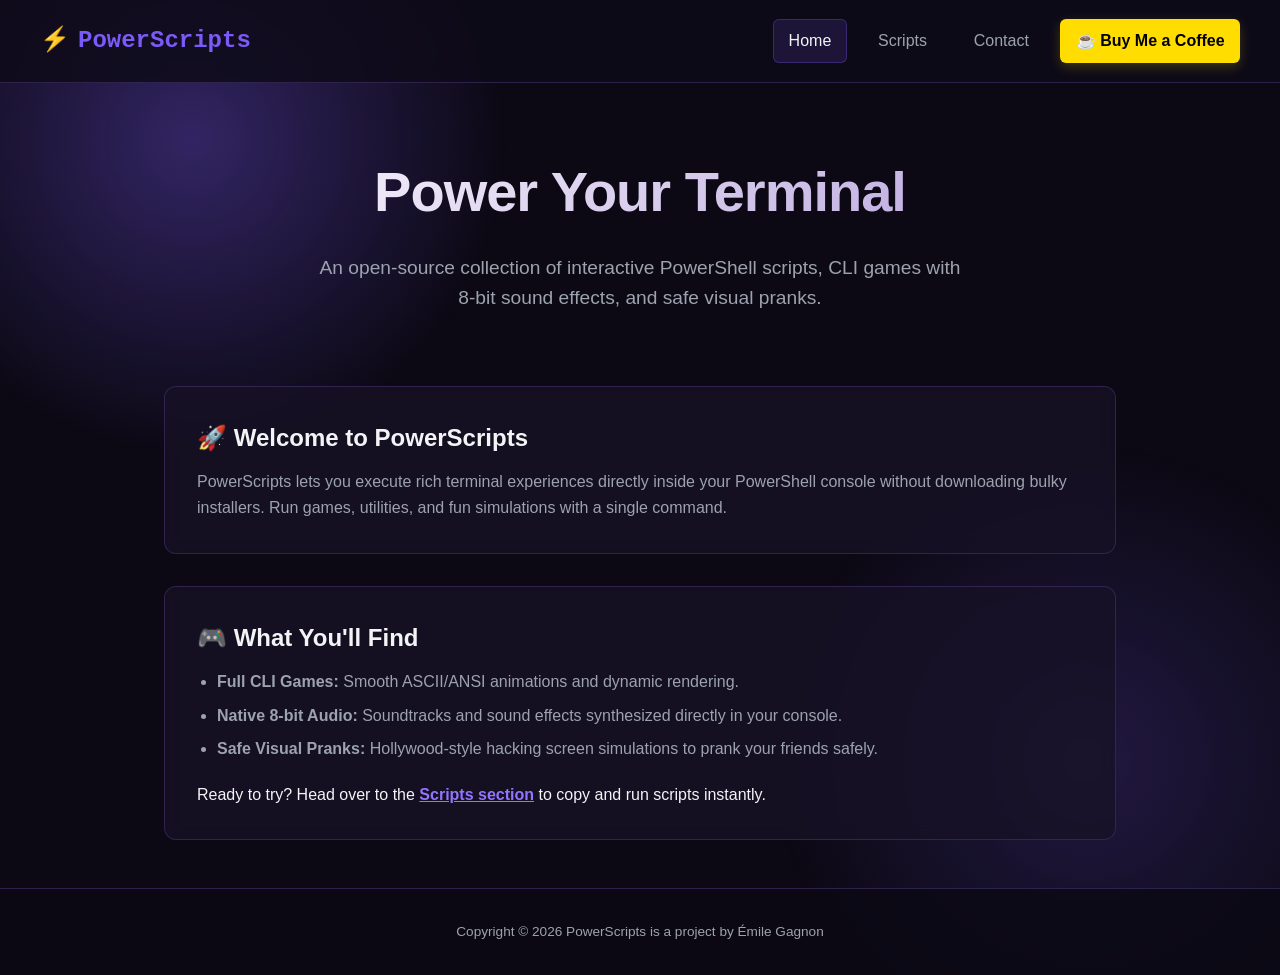
<file: index.html>
<!DOCTYPE html>
<html lang="en">
<head>
  <meta charset="UTF-8">
  <meta name="viewport" content="width=device-width, initial-scale=1.0">
  <title>PowerScripts - Home</title>
  <link rel="stylesheet" href="style.css">
</head>
<body>

  <header>
    <div class="logo">⚡ <span>PowerScripts</span></div>
    <nav>
      <a href="index.html" class="active">Home</a>
      <a href="scripts.html">Scripts</a>
      <a href="contact.html">Contact</a>
      <a href="https://buymeacoffee.com/emileg" target="_blank" class="bmac-btn">☕ Buy Me a Coffee</a>
    </nav>
  </header>

  <div class="container">
    <div class="hero">
      <h1>Power Your Terminal</h1>
      <p>An open-source collection of interactive PowerShell scripts, CLI games with 8-bit sound effects, and safe visual pranks.</p>
    </div>

    <div class="content-section">
      <div class="card">
        <h2>🚀 Welcome to PowerScripts</h2>
        <p style="color: var(--text-muted); margin-top: 0.75rem;">
          PowerScripts lets you execute rich terminal experiences directly inside your PowerShell console without downloading bulky installers. Run games, utilities, and fun simulations with a single command.
        </p>
      </div>

      <div class="card">
        <h2>🎮 What You'll Find</h2>
        <ul style="color: var(--text-muted); margin-top: 0.75rem; padding-left: 1.25rem; display: flex; flex-direction: column; gap: 0.5rem;">
          <li><strong>Full CLI Games:</strong> Smooth ASCII/ANSI animations and dynamic rendering.</li>
          <li><strong>Native 8-bit Audio:</strong> Soundtracks and sound effects synthesized directly in your console.</li>
          <li><strong>Safe Visual Pranks:</strong> Hollywood-style hacking screen simulations to prank your friends safely.</li>
        </ul>
        <p style="margin-top: 1.25rem;">
          Ready to try? Head over to the <a href="scripts.html" style="color: var(--accent-hover); font-weight: 600;">Scripts section</a> to copy and run scripts instantly.
        </p>
      </div>
    </div>
  </div>

  <footer>
    <p>Copyright &copy; 2026 PowerScripts is a project by Émile Gagnon</p>
  </footer>

</body>
</html>
</file>
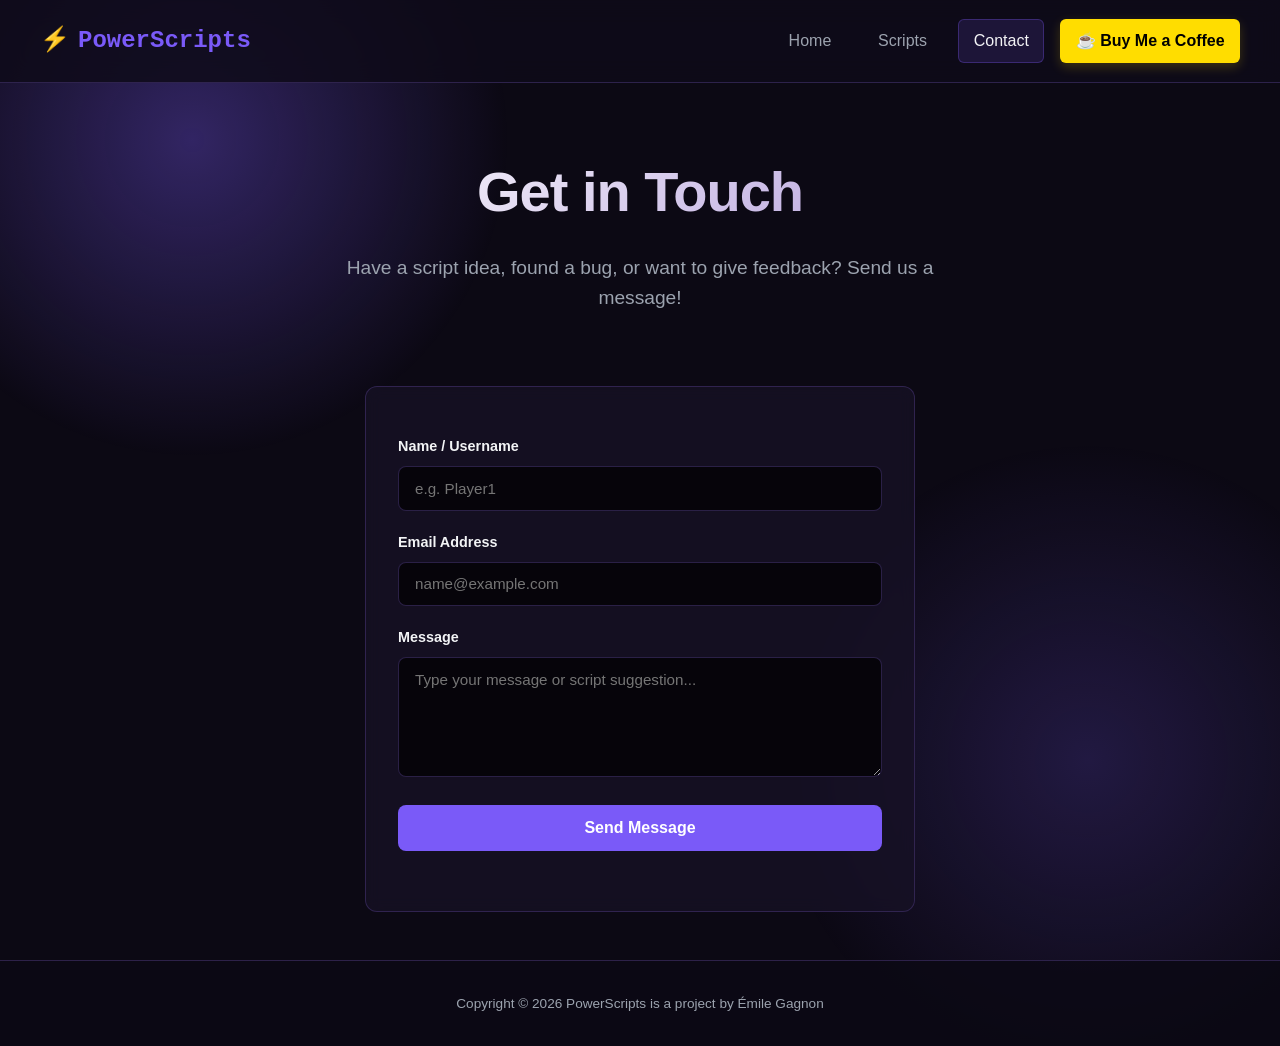
<file: contact.html>
<!DOCTYPE html>
<html lang="en">
<head>
  <meta charset="UTF-8">
  <meta name="viewport" content="width=device-width, initial-scale=1.0">
  <title>PowerScripts - Contact</title>
  <link rel="stylesheet" href="style.css">
</head>
<body>

  <header>
    <div class="logo">⚡ <span>PowerScripts</span></div>
    <nav>
      <a href="index.html">Home</a>
      <a href="scripts.html">Scripts</a>
      <a href="contact.html" class="active">Contact</a>
      <a href="https://buymeacoffee.com/emileg" target="_blank" class="bmac-btn">☕ Buy Me a Coffee</a>
    </nav>
  </header>

  <div class="container">
    <div class="hero">
      <h1>Get in Touch</h1>
      <p>Have a script idea, found a bug, or want to give feedback? Send us a message!</p>
    </div>

    <div class="card form-card">
      <form id="contact-form" class="contact-form" action="https://formspree.io/f/xgawqwpj" method="POST">
        <div class="form-group">
          <label for="name">Name / Username</label>
          <input type="text" id="name" name="name" placeholder="e.g. Player1" required>
        </div>

        <div class="form-group">
          <label for="email">Email Address</label>
          <input type="email" id="email" name="email" placeholder="name@example.com" required>
        </div>

        <div class="form-group">
          <label for="message">Message</label>
          <textarea id="message" name="message" placeholder="Type your message or script suggestion..." required></textarea>
        </div>

        <button type="submit" id="submit-btn" class="btn-submit">Send Message</button>
        <p id="form-status"></p>
      </form>
    </div>
  </div>

  <footer>
    <p>Copyright &copy; 2026 PowerScripts is a project by Émile Gagnon</p>
  </footer>

  <script>
    const form = document.getElementById('contact-form');
    const status = document.getElementById('form-status');

    form.addEventListener('submit', async function(e) {
      e.preventDefault();
      const data = new FormData(form);
      
      status.style.color = 'var(--text-muted)';
      status.innerText = 'Sending message...';

      fetch(form.action, {
        method: form.method,
        body: data,
        headers: { 'Accept': 'application/json' }
      }).then(response => {
        if (response.ok) {
          status.style.color = '#81c784';
          status.innerText = '✅ Message sent successfully!';
          form.reset();
        } else {
          status.style.color = '#ff6b6b';
          status.innerText = '❌ Failed to send message. Please try again.';
        }
      }).catch(error => {
        status.style.color = '#ff6b6b';
        status.innerText = '❌ An error occurred. Please try again.';
      });
    });
  </script>

</body>
</html>
</file>
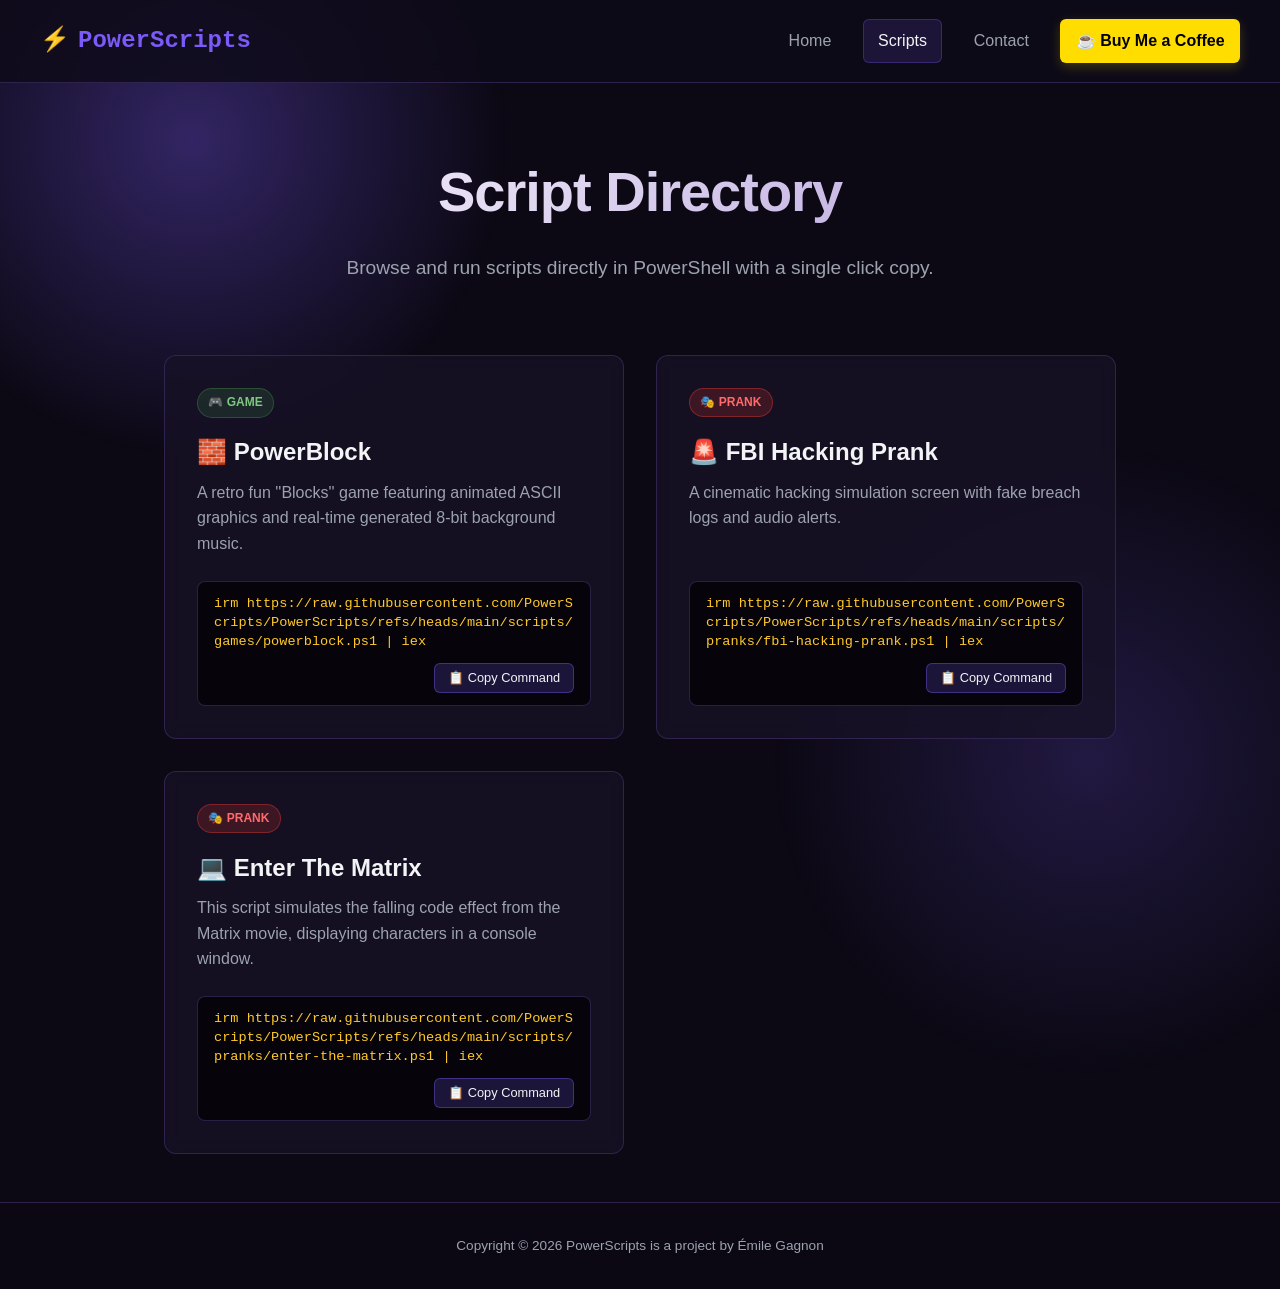
<file: scripts.html>
<!DOCTYPE html>
<html lang="en">
<head>
  <meta charset="UTF-8">
  <meta name="viewport" content="width=device-width, initial-scale=1.0">
  <title>PowerScripts - Scripts Directory</title>
  <link rel="stylesheet" href="style.css">
</head>
<body>

  <header>
    <div class="logo">⚡ <span>PowerScripts</span></div>
    <nav>
      <a href="index.html">Home</a>
      <a href="scripts.html" class="active">Scripts</a>
      <a href="contact.html">Contact</a>
      <a href="https://buymeacoffee.com/emileg" target="_blank" class="bmac-btn">☕ Buy Me a Coffee</a>
    </nav>
  </header>

  <div class="container">
    <div class="hero">
      <h1>Script Directory</h1>
      <p>Browse and run scripts directly in PowerShell with a single click copy.</p>
    </div>

    <div class="script-grid">

      <!-- Script 1 : PowerBlock -->
      <div class="card">
        <div>
          <span class="badge badge-game">🎮 GAME</span>
          <h2>🧱 PowerBlock</h2>
          <p style="color: var(--text-muted); margin-top: 0.5rem;">
            A retro fun ''Blocks'' game featuring animated ASCII graphics and real-time generated 8-bit background music.
          </p>
        </div>
        <div class="code-box-wrapper">
          <div class="code-box" id="cmd1">irm https://raw.githubusercontent.com/PowerScripts/PowerScripts/refs/heads/main/scripts/games/powerblock.ps1 | iex</div>
          <button class="copy-btn" onclick="copyCode('cmd1', this)">📋 Copy Command</button>
        </div>
      </div>

      <!-- Script 2 : FBI Prank -->
      <div class="card">
        <div>
          <span class="badge badge-prank">🎭 PRANK</span>
          <h2>🚨 FBI Hacking Prank</h2>
          <p style="color: var(--text-muted); margin-top: 0.5rem;">
            A cinematic hacking simulation screen with fake breach logs and audio alerts.
          </p>
        </div>
        <div class="code-box-wrapper">
          <div class="code-box" id="cmd2">irm https://raw.githubusercontent.com/PowerScripts/PowerScripts/refs/heads/main/scripts/pranks/fbi-hacking-prank.ps1 | iex</div>
          <button class="copy-btn" onclick="copyCode('cmd2', this)">📋 Copy Command</button>
        </div>
      </div>

      
      <!-- Script 3 : Enter The Matrix -->
      <div class="card">
        <div>
          <span class="badge badge-prank">🎭 PRANK</span>
          <h2>💻 Enter The Matrix</h2>
          <p style="color: var(--text-muted); margin-top: 0.5rem;">
            This script simulates the falling code effect from the Matrix movie, displaying characters in a console window.
          </p>
        </div>
        <div class="code-box-wrapper">
          <div class="code-box" id="cmd1">irm https://raw.githubusercontent.com/PowerScripts/PowerScripts/refs/heads/main/scripts/pranks/enter-the-matrix.ps1 | iex</div>
          <button class="copy-btn" onclick="copyCode('cmd1', this)">📋 Copy Command</button>
        </div>
      </div>


    </div>
  </div>

  <footer>
    <p>Copyright &copy; 2026 PowerScripts is a project by Émile Gagnon</p>
  </footer>

  <script>
    function copyCode(elementId, btn) {
      const textToCopy = document.getElementById(elementId).innerText;
      navigator.clipboard.writeText(textToCopy).then(() => {
        btn.innerText = '✅ Copied!';
        btn.style.background = '#2e7d32';
        btn.style.borderColor = '#4caf50';
        setTimeout(() => {
          btn.innerText = '📋 Copy Command';
          btn.style.background = '';
          btn.style.borderColor = '';
        }, 2000);
      });
    }
  </script>

</body>
</html>
</file>
<file: style.css>
:root {
  --bg-color: #0c0914;
  --card-bg: rgba(23, 18, 38, 0.75);
  --card-hover: rgba(35, 27, 58, 0.9);
  --accent-color: #7a5af8;
  --accent-glow: rgba(122, 90, 248, 0.35);
  --accent-hover: #9275ff;
  --coffee-bg: #ffdd00;
  --coffee-text: #000000;
  --text-main: #f3f4f6;
  --text-muted: #9ca3af;
  --border-color: rgba(68, 50, 110, 0.6);
  --font-code: 'Consolas', 'Fira Code', 'Courier New', monospace;
}

* {
  box-sizing: border-box;
  margin: 0;
  padding: 0;
}

body {
  background-color: var(--bg-color);
  color: var(--text-main);
  font-family: -apple-system, BlinkMacSystemFont, "Segoe UI", Roboto, sans-serif;
  line-height: 1.6;
  display: flex;
  flex-direction: column;
  min-height: 100vh;
  overflow-x: hidden;
  position: relative;
}

/* Background Animated Orbs */
body::before {
  content: '';
  position: fixed;
  top: -20%;
  left: -10%;
  width: 50vw;
  height: 50vw;
  background: radial-gradient(circle, var(--accent-glow) 0%, transparent 70%);
  z-index: -1;
  animation: float 12s infinite alternate ease-in-out;
}

body::after {
  content: '';
  position: fixed;
  bottom: -20%;
  right: -10%;
  width: 50vw;
  height: 50vw;
  background: radial-gradient(circle, rgba(122, 90, 248, 0.2) 0%, transparent 70%);
  z-index: -1;
  animation: float 16s infinite alternate-reverse ease-in-out;
}

@keyframes float {
  0% { transform: translate(0, 0) scale(1); }
  100% { transform: translate(60px, 40px) scale(1.1); }
}

/* Header & Nav */
header {
  background: rgba(15, 11, 25, 0.85);
  backdrop-filter: blur(12px);
  border-bottom: 1px solid var(--border-color);
  padding: 1.2rem 2.5rem;
  display: flex;
  justify-content: space-between;
  align-items: center;
  position: sticky;
  top: 0;
  z-index: 100;
}

.logo {
  font-family: var(--font-code);
  font-size: 1.5rem;
  font-weight: bold;
  color: var(--text-main);
  display: flex;
  align-items: center;
  gap: 0.5rem;
}

.logo span {
  color: var(--accent-color);
}

nav {
  display: flex;
  align-items: center;
  gap: 1rem;
}

nav a {
  color: var(--text-muted);
  text-decoration: none;
  font-weight: 500;
  transition: all 0.3s ease;
  padding: 0.5rem 0.9rem;
  border-radius: 6px;
  border: 1px solid transparent; /* Correction du bogue de taille au survol */
}

nav a:hover, nav a.active {
  color: var(--text-main);
  background: rgba(122, 90, 248, 0.15);
  border-color: rgba(122, 90, 248, 0.3);
}

/* Buy Me A Coffee Button */
.bmac-btn {
  background-color: var(--coffee-bg) !important;
  color: var(--coffee-text) !important;
  font-weight: 700 !important;
  border: 1px solid transparent !important;
  display: inline-flex;
  align-items: center;
  gap: 0.4rem;
  box-shadow: 0 4px 12px rgba(255, 221, 0, 0.2);
  transition: transform 0.2s ease, box-shadow 0.2s ease !important;
}

.bmac-btn:hover {
  transform: translateY(-2px);
  box-shadow: 0 6px 18px rgba(255, 221, 0, 0.4);
  background-color: #ffe53b !important;
}

/* Container */
.container {
  max-width: 1000px;
  margin: 3rem auto;
  padding: 0 1.5rem;
  flex: 1;
  animation: fadeIn 0.6s ease-out;
}

@keyframes fadeIn {
  from { opacity: 0; transform: translateY(15px); }
  to { opacity: 1; transform: translateY(0); }
}

/* Hero Section */
.hero {
  text-align: center;
  margin-bottom: 3.5rem;
  padding: 1rem 0;
}

.hero h1 {
  font-size: 3.5rem;
  font-weight: 800;
  background: linear-gradient(135deg, #ffffff 0%, #b39ddb 100%);
  -webkit-background-clip: text;
  -webkit-text-fill-color: transparent;
  margin-bottom: 1rem;
  letter-spacing: -1px;
}

.hero p {
  font-size: 1.2rem;
  color: var(--text-muted);
  max-width: 650px;
  margin: 0 auto;
}

/* Home Page Content */
.content-section {
  display: flex;
  flex-direction: column;
  gap: 2rem;
}

/* Cards Layout */
.script-grid {
  display: grid;
  grid-template-columns: repeat(auto-fit, minmax(320px, 1fr));
  gap: 2rem;
  margin-top: 1.5rem;
}

.card {
  background: var(--card-bg);
  backdrop-filter: blur(8px);
  border: 1px solid var(--border-color);
  border-radius: 12px;
  padding: 2rem;
  transition: all 0.3s cubic-bezier(0.4, 0, 0.2, 1);
  display: flex;
  flex-direction: column;
  justify-content: space-between;
}

.card:hover {
  background: var(--card-hover);
  border-color: var(--accent-color);
  transform: translateY(-4px);
  box-shadow: 0 10px 30px -10px var(--accent-glow);
}

.badge {
  display: inline-block;
  padding: 0.25rem 0.65rem;
  border-radius: 20px;
  font-size: 0.75rem;
  font-weight: 600;
  margin-bottom: 1rem;
  width: fit-content;
  text-transform: uppercase;
}

.badge-game { background: rgba(76, 175, 80, 0.15); color: #81c784; border: 1px solid rgba(76, 175, 80, 0.3); }
.badge-prank { background: rgba(229, 57, 53, 0.2); color: #ff6b6b; border: 1px solid rgba(229, 57, 53, 0.4); }

/* Command Box & Copy Button */
.code-box-wrapper {
  margin-top: 1.5rem;
  background-color: #06040a;
  border-radius: 8px;
  border: 1px solid var(--border-color);
  padding: 0.75rem 1rem;
  display: flex;
  flex-direction: column;
  gap: 0.75rem;
}

.code-box {
  color: #ffca28;
  font-family: var(--font-code);
  font-size: 0.85rem;
  word-break: break-all;
  white-space: pre-wrap;
  line-height: 1.4;
}

.copy-btn {
  align-self: flex-end;
  background: rgba(122, 90, 248, 0.2);
  border: 1px solid rgba(122, 90, 248, 0.4);
  color: var(--text-main);
  padding: 0.4rem 0.8rem;
  border-radius: 6px;
  cursor: pointer;
  font-size: 0.8rem;
  font-weight: 500;
  transition: all 0.2s ease;
}

.copy-btn:hover {
  background: var(--accent-color);
  border-color: var(--accent-hover);
  color: #fff;
}

/* Contact Form */
.form-card {
  max-width: 550px;
  margin: 0 auto;
}

.contact-form {
  display: flex;
  flex-direction: column;
  gap: 1.25rem;
  margin-top: 1rem;
}

.form-group {
  display: flex;
  flex-direction: column;
  gap: 0.5rem;
  text-align: left;
}

.form-group label {
  font-size: 0.9rem;
  font-weight: 600;
  color: var(--text-main);
}

.form-group input,
.form-group textarea {
  width: 100%;
  padding: 0.8rem 1rem;
  background-color: #06040a;
  border: 1px solid var(--border-color);
  border-radius: 8px;
  color: var(--text-main);
  font-family: inherit;
  font-size: 0.95rem;
  transition: border-color 0.2s ease, box-shadow 0.2s ease;
}

.form-group input:focus,
.form-group textarea:focus {
  outline: none;
  border-color: var(--accent-color);
  box-shadow: 0 0 0 3px var(--accent-glow);
}

.form-group textarea {
  resize: vertical;
  min-height: 120px;
}

.btn-submit {
  background: var(--accent-color);
  color: #fff;
  border: none;
  padding: 0.85rem 1.5rem;
  border-radius: 8px;
  font-size: 1rem;
  font-weight: 600;
  cursor: pointer;
  transition: all 0.2s ease;
  margin-top: 0.5rem;
}

.btn-submit:hover {
  background: var(--accent-hover);
  box-shadow: 0 4px 15px var(--accent-glow);
}

#form-status {
  text-align: center;
  font-size: 0.9rem;
  margin-top: 0.5rem;
}

/* Footer */
footer {
  text-align: center;
  padding: 2rem;
  border-top: 1px solid var(--border-color);
  color: var(--text-muted);
  font-size: 0.85rem;
  background: rgba(12, 9, 20, 0.8);
}
</file>
